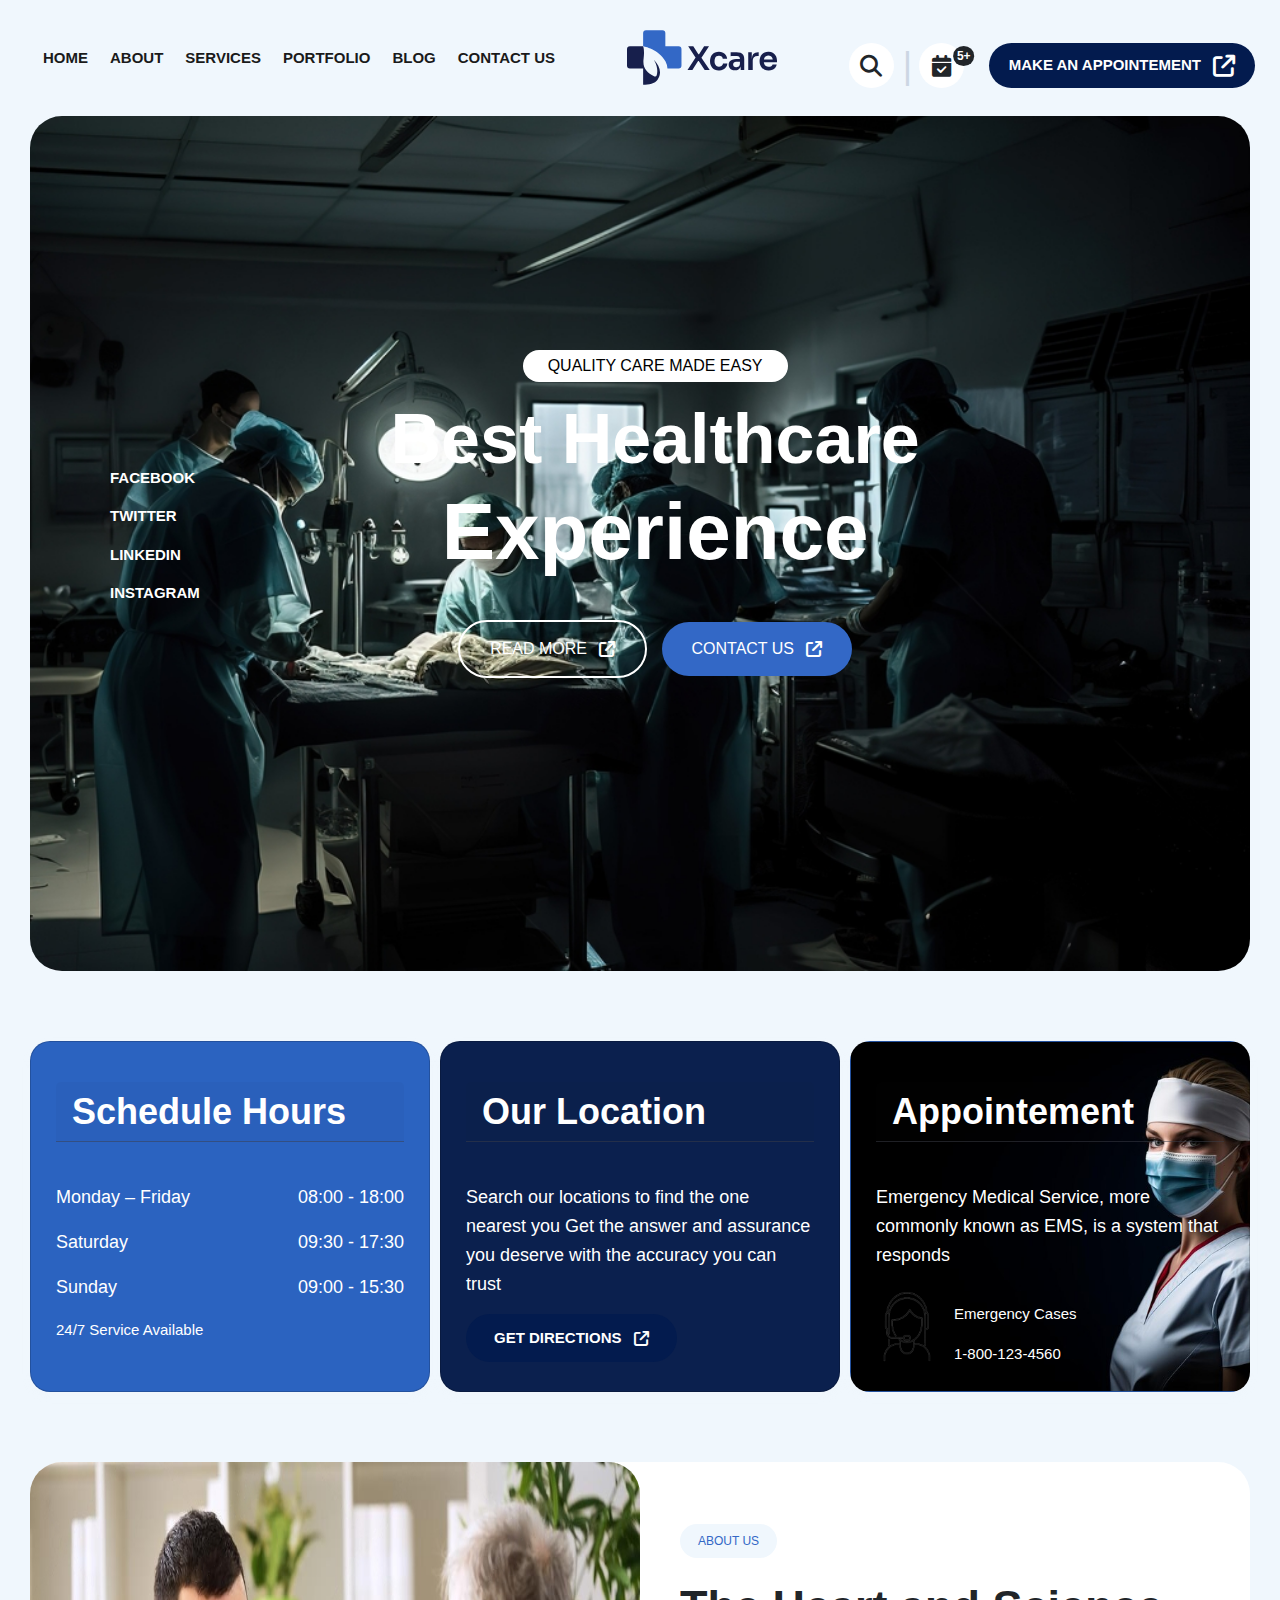
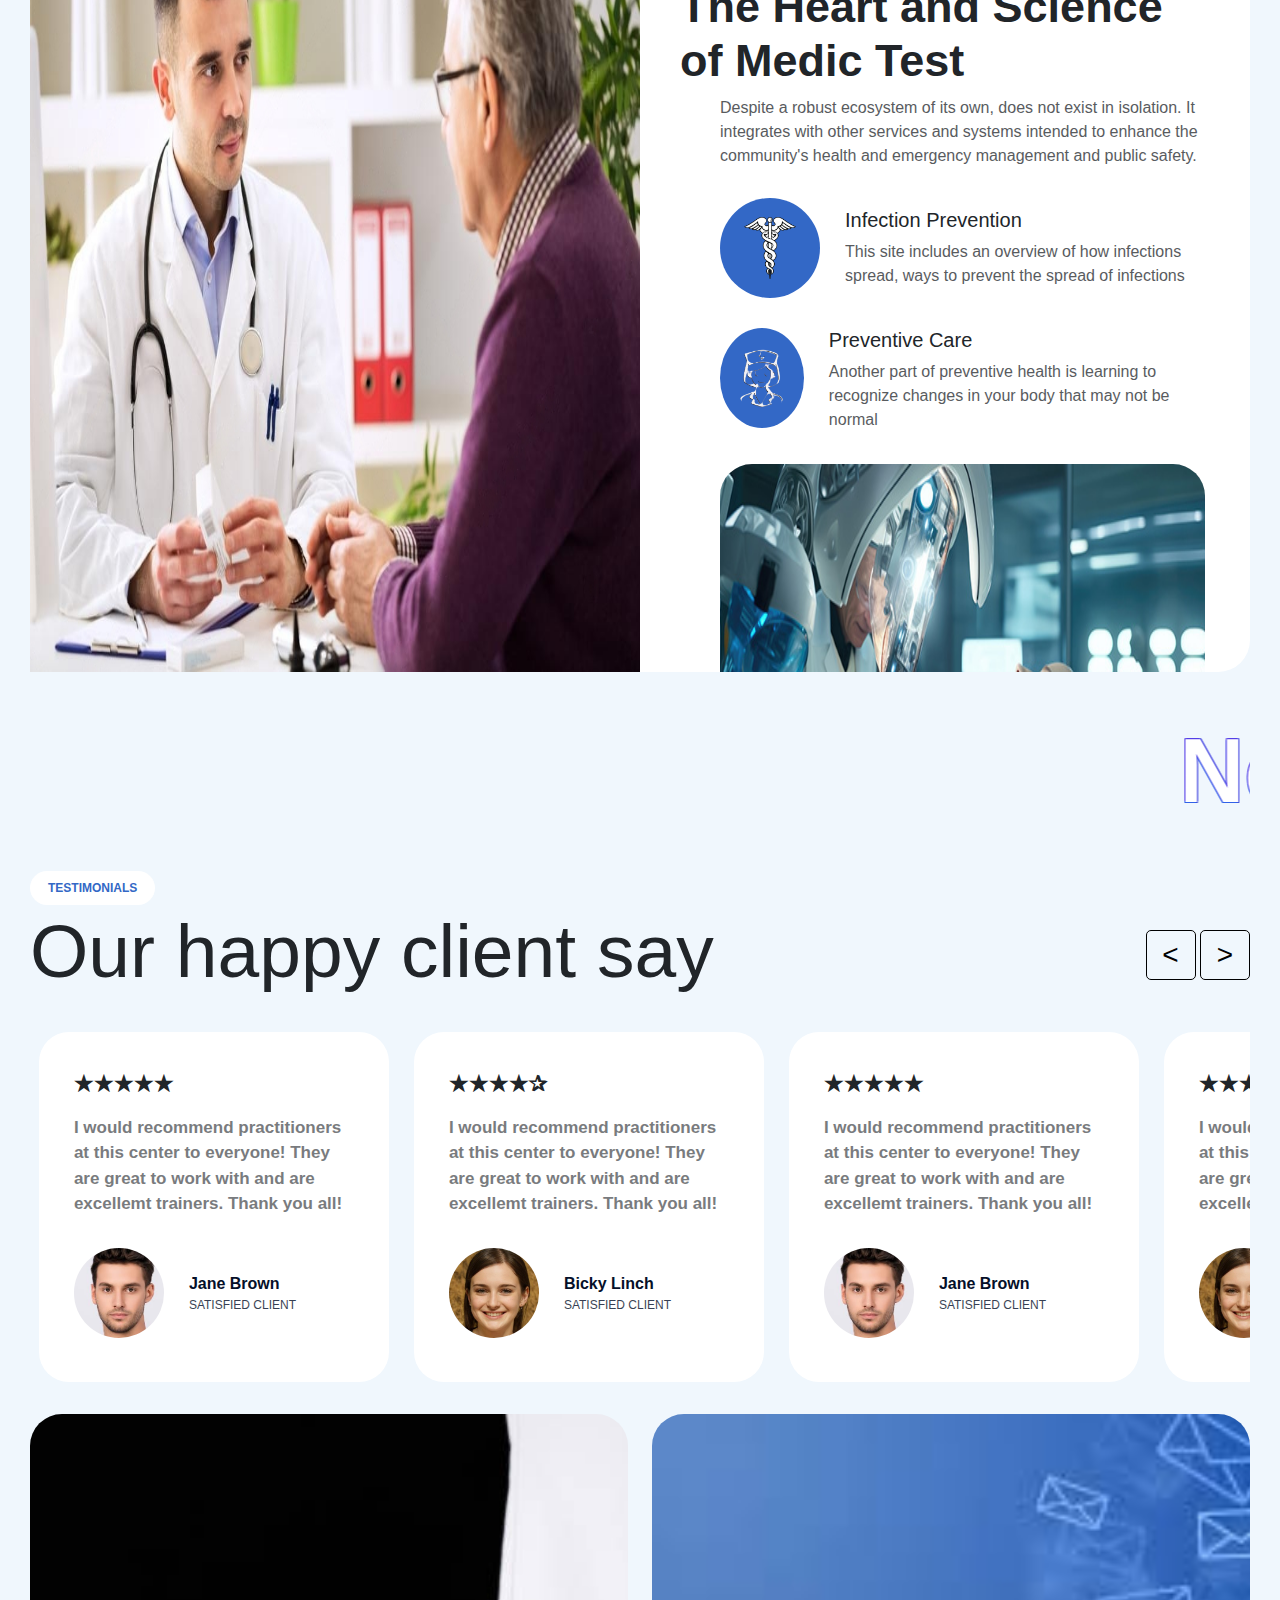
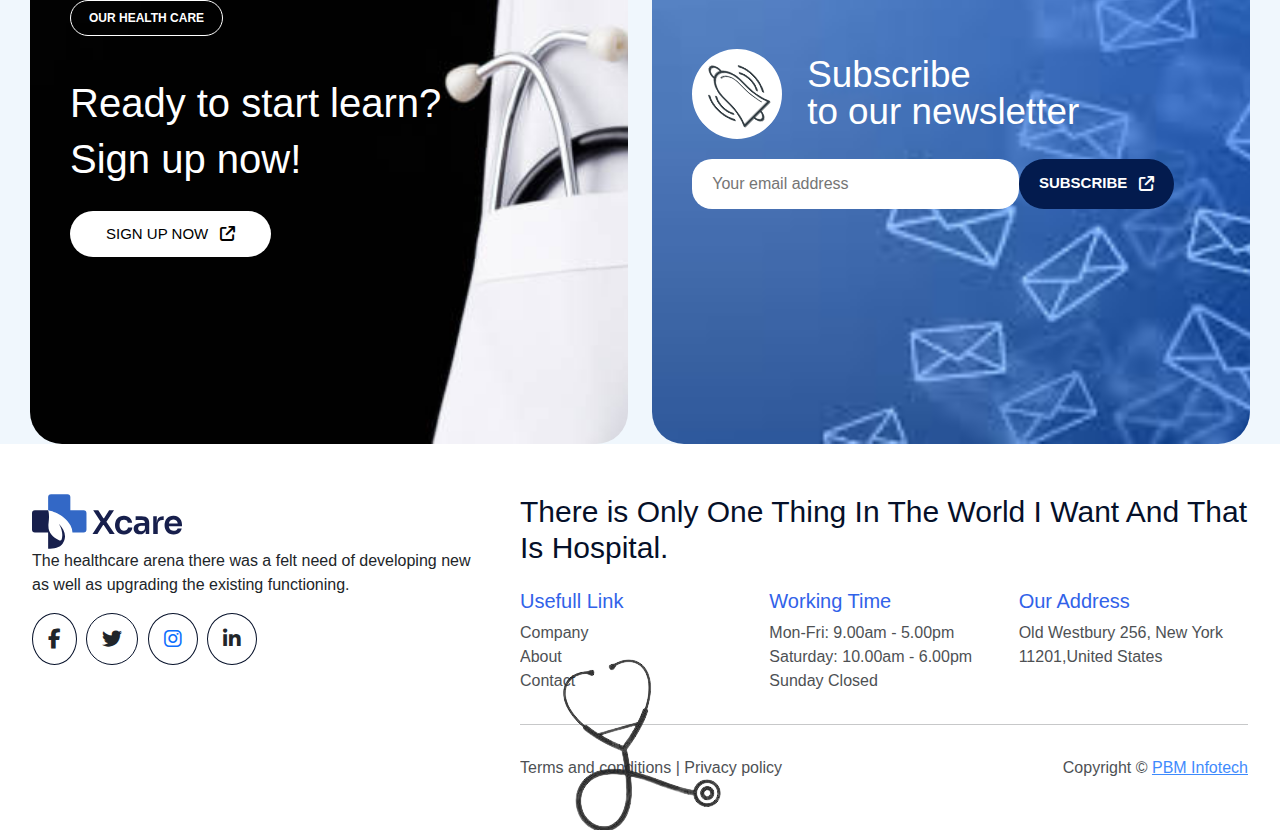
<file: index.html>
<html lang="en">

<head>
    <meta charset="UTF-8">
    <meta name="viewport" content="width=device-width, initial-scale=1.0">
    <title>Xcare</title>
    <link rel="stylesheet" href="https://cdnjs.cloudflare.com/ajax/libs/font-awesome/6.5.2/css/all.min.css" />
    <link href="https://cdn.jsdelivr.net/npm/bootstrap@5.3.3/dist/css/bootstrap.min.css" rel="stylesheet"
        crossorigin="anonymous">
    <script src="https://cdn.jsdelivr.net/npm/bootstrap@5.3.3/dist/js/bootstrap.bundle.min.js" crossorigin="anonymous">
    </script>
    <link rel="stylesheet" href="style.css">

</head>

<body>
    <!-- Sidebar -->
    <div id="sidebar" class="sidebar">
        <div class="sidebar-header">
            
            <span id="closeSidebar" class="close-sidebar">&times;</span>
        </div>
        <ul class="sidebar-list">
            <li><a href="index.html">Home</a></li><hr>
            <li><a href="/about.html">About</a></li><hr>
            <li><a href="#">Services</a></li><hr>
            <li><a href="#">Portfolio</a></li><hr>
            <li><a href="#">Blog</a></li><hr>
            <li><a href="/contact.html">Contact Us</a></li><hr>
        </ul>
    </div>
    <div class="overlay" id="overlay"></div>
    <!-- header -->
    <header id="header">
        <div>
            <ul id="navbar" class="hidesidebar">
               <i class="fa-regular fa-circle-xmark"></i>
                <li><a class="active" href="index.html">Home</a></li>
                <li><a href="/about.html">About</a></li>
                <li><a href="#">services</a></li>
                <li><a href="#">portfolio</a></li>
                <li><a href="#">blog</a></li>
                <li><a href="/contact.html">contact us</a></li>
                <li><a href="#"><img src="/images/logo.svg" class="logo" alt="logo"></a></li>
            </ul>

        </div>

        <div class="navbar-icons">
            <div class="icons-box">
                <i class="fa-solid fa-magnifying-glass"></i>
            </div>

            <div class="icons-box">
                <i class="fa-solid fa-calendar-check position-relative"></i>
                <span class="position-absolute  start-100 translate-middle badge rounded-circle p-1 bg-dark">
                    5+
                </span>
            </div>

            <button class="btnDark">
                Make an Appointement <i class="fa-solid fa-arrow-up-right-from-square external-file"></i>
            </button>
            <i class="fa-solid fa-bars" id="BarIcon"></i>


        </div>



    </header>
    <!-- header ends -->
    <main class="main-section">
        <!-- hero section -->
        <section id="hero">
            <div class="social-link">
                <p>Facebook</p>
                <p>Twitter</p>
                <p>LinkedIN</p>
                <p>Instagram</p>
            </div>

            <div class="hero-headings">

                <span id="hero-subheading">
                    quality care made easy
                </span>
                <h3>Best Healthcare</h3>
                <h1>Experience</h1>
                <div>
                    <button class="buttons">Read More <i
                            class="fa-solid fa-arrow-up-right-from-square external-file"></i>
                    </button>
                    <button class="buttons">Contact Us <i
                            class="fa-solid fa-arrow-up-right-from-square external-file"></i>
                    </button>
                    
                </div>


            </div>
        </section>
        <!--  hero section ends -->

        <!-- cards -->
        <div class="card-containder">

            <div class="card">
                <div class="card-header">
                    <h2>Schedule Hours</h2>
                </div>
                <div class="card-content">
                    <p>Monday – Friday <span>08:00 - 18:00</span></p>
                    <p>Saturday <span>09:30 - 17:30</span></p>
                    <p>Sunday <span>09:00 - 15:30</span></p>
                    <p class="card-note">24/7 Service Available</p>
                </div>
            </div>

            <div class="card">
                <div class="card-header">
                    <h2>Our Location</h2>
                </div>
                <div class="card-content">
                    <p>Search our locations to find the one nearest you Get the answer and &#013; assurance you deserve
                        with
                        the accuracy you can trust</p>
                    <button class="btnDark">
                        GET Directions <i class="fa-solid fa-arrow-up-right-from-square external-file"></i>
                    </button>
                </div>
            </div>

            <div class="card">
                <div class="card-header">
                    <h2>Appointement</h2>
                </div>
                <div class="card-content">
                    <p>Emergency Medical Service, more commonly known as EMS, is a system that responds</p>
                    <div class="card-note">
                        <img width="60px" src="/images/callcenter.png">
                        <div>
                            <p>Emergency Cases</p>
                            1-800-123-4560
                        </div>
                    </div>

                </div>
            </div>



        </div>
        <!-- cards end  -->

        <!-- about card -->
        <div class="about-card">
            <img src="/images/aboutcard.jpeg">

            <div class="about-card-content">
                <button class="btn-smLight">About us</button>
                <h1 class="heading-aboutus">The Heart and Science of Medic Test </h1>

                <div class="about-inner">
                    <span> Despite a robust ecosystem of its own, does not exist in isolation. It integrates with other
                        services and systems intended to enhance the community's health and emergency management and
                        public
                        safety.</span>
                    <div class="about-inner-row">
                        <img src="/images/caduceusicon.png" alt="">
                        <div class="row-detail">
                            <h5>Infection Prevention</h5>
                            <span> This site includes an overview of how infections spread, ways to prevent the spread
                                of
                                infections</span>
                        </div>
                    </div>
                    <div class="about-inner-row">
                        <img src="images/nurseicn.png" alt="">
                        <div class="row-detail">
                            <h5>Preventive Care</h5>
                            <span>
                                Another part of preventive health is learning to recognize changes in your body that may
                                not
                                be normal</span>
                        </div>
                    </div>

                    <img src="/images/aboutus2.jpg" alt="ot" id="aboutusimg2">

                    <h4>Digital Operation</h4>
                    <span>Digital Opration is a technique used for thousands of years to develop awareness of the
                        present
                        moment, It can involve practices to sharpen focus and attention</span>
                </div>

            </div>

        </div>
        <!-- about card end -->


        <!-- marquee  -->
        <marquee behavior="scroll" scrollamount="8">
            <span class="marquee-text">Neurosurgery</span>

            <span class="plussign">+</span>

            <span class="marquee-text">Surgery</span>

            <span class="plussign">+</span> <span class="marquee-text">Healthcare</span>
            <span class="plussign">+</span> <span class="marquee-text">cardiothoracic</span>

        </marquee>
        <!-- end Maruee  -->

        <!-- Testimonials  -->
        <div class="testimonial">
            <button class="btn-smLight">Testimonials</button>
            <div class="testi-headingBox">
                <h4>Our happy client say</h4>
                <span class="controller-btns">
                    <button id="scrollLeft">&lt;</button>
                    <button id="scrollRight">&gt;</button>
                </span>
            </div>

            <div id="testimonialcardcontainer" class="testimonial-card-container">
                &nbsp; &nbsp;&nbsp; &nbsp; &nbsp;&nbsp; &nbsp; &nbsp;&nbsp;
                <div class="review-card">
                    <div class="client-rating">★★★★★</div>
                    <p>I would recommend practitioners at this center to everyone! They are great to work with and are
                        excellemt trainers. Thank you all!</p>
                    <div class="client-details">
                        <img src="/images/client1.jpg" alt="">
                        <div>
                            <span class="clientName">Jane Brown</span> <br>
                            <span>SATISFIED CLIENT</span>
                        </div>
                    </div>
                </div>
                <div class="review-card">
                    <div class="client-rating">★★★★✰</div>
                    <p>I would recommend practitioners at this center to everyone! They are great to work with and are
                        excellemt trainers. Thank you all!</p>
                    <div class="client-details">
                        <img src="/images/client2.jpg" alt="">
                        <div>
                            <span class="clientName">Bicky Linch</span> <br>
                            <span>SATISFIED CLIENT</span>
                        </div>
                    </div>
                </div>

                <div class="review-card">
                    <div class="client-rating">★★★★★</div>
                    <p>I would recommend practitioners at this center to everyone! They are great to work with and are
                        excellemt trainers. Thank you all!</p>
                    <div class="client-details">
                        <img src="/images/client1.jpg" alt="">
                        <div>
                            <span class="clientName">Jane Brown</span> <br>
                            <span>SATISFIED CLIENT</span>
                        </div>
                    </div>
                </div>
                <div class="review-card">
                    <div class="client-rating">★★★★✰</div>
                    <p>I would recommend practitioners at this center to everyone! They are great to work with and are
                        excellemt trainers. Thank you all!</p>
                    <div class="client-details">
                        <img src="/images/client2.jpg" alt="">
                        <div>
                            <span class="clientName">Bicky Linch</span> <br>
                            <span>SATISFIED CLIENT</span>
                        </div>
                    </div>
                </div>

                <div class="review-card">
                    <div class="client-rating">★★★★★</div>
                    <p>I would recommend practitioners at this center to everyone! They are great to work with and are
                        excellemt trainers. Thank you all!</p>
                    <div class="client-details">
                        <img src="/images/client1.jpg" alt="">
                        <div>
                            <span class="clientName">Jane Brown</span> <br>
                            <span>SATISFIED CLIENT</span>
                        </div>
                    </div>
                </div>
                <div class="review-card">
                    <div class="client-rating">★★★★✰</div>
                    <p>I would recommend practitioners at this center to everyone! They are great to work with and are
                        excellemt trainers. Thank you all!</p>
                    <div class="client-details">
                        <img src="/images/client2.jpg" alt="">
                        <div>
                            <span class="clientName">Bicky Linch</span> <br>
                            <span>SATISFIED CLIENT</span>
                        </div>
                    </div>
                </div>

                <div class="review-card">
                    <div class="client-rating">★★★★★</div>
                    <p>I would recommend practitioners at this center to everyone! They are great to work with and are
                        excellemt trainers. Thank you all!</p>
                    <div class="client-details">
                        <img src="/images/client1.jpg" alt="">
                        <div>
                            <span class="clientName">Jane Brown</span> <br>
                            <span>SATISFIED CLIENT</span>
                        </div>
                    </div>
                </div>
                <div class="review-card">
                    <div class="client-rating">★★★★✰</div>
                    <p>I would recommend practitioners at this center to everyone! They are great to work with and are
                        excellemt trainers. Thank you all!</p>
                    <div class="client-details">
                        <img src="/images/client2.jpg" alt="">
                        <div>
                            <span class="clientName">Bicky Linch</span> <br>
                            <span>SATISFIED CLIENT</span>
                        </div>
                    </div>
                </div>

                <div class="review-card">
                    <div class="client-rating">★★★★★</div>
                    <p>I would recommend practitioners at this center to everyone! They are great to work with and are
                        excellemt trainers. Thank you all!</p>
                    <div class="client-details">
                        <img src="/images/client1.jpg" alt="">
                        <div>
                            <span class="clientName">Jane Brown</span> <br>
                            <span>SATISFIED CLIENT</span>
                        </div>
                    </div>
                </div>
                <div class="review-card">
                    <div class="client-rating">★★★★✰</div>
                    <p>I would recommend practitioners at this center to everyone! They are great to work with and are
                        excellemt trainers. Thank you all!</p>
                    <div class="client-details">
                        <img src="/images/client2.jpg" alt="">
                        <div>
                            <span class="clientName">Bicky Linch</span> <br>
                            <span>SATISFIED CLIENT</span>
                        </div>
                    </div>
                </div>

            </div>


        </div>
        <!-- End: Testimonials -->

        <!-- sign up and email subscribe -->
        <div class="signup-Subscribe">
            <div class="signup-box signup-Subscribe-wrappers">
                <span> <button class="btn-smLight">our health care</button></span>
                <span>
                    <h1>Ready to start learn?</h1>
                    <h1>Sign up now!</h1>
                </span>
                <span><button class="btnDark">Sign Up Now <i
                            class="fa-solid fa-arrow-up-right-from-square external-file"></i></button>
                </span>
            </div>

            <div class="email-box signup-Subscribe-wrappers">
                <div class="heading-email">
                    <img src="/images/bellicon.png" alt="bellIcon">
                    <span>
                        Subscribe<br>
                        to our newsletter
                    </span>
                </div>
                <div class="input-email">
                    <input type="email" placeholder="Your email address">
                    <button class="btnDark">subscribe<i
                            class="fa-solid fa-arrow-up-right-from-square external-file"></i></button>
                </div>
            </div>


        </div>
        <!-- End : sign up and email subscribe -->

    </main>

    <!-- ends: Main -->

    <!-- footer starts -->
    <footer>

        <div class="footer-col1">
            <img id="logo" class="logo" src="/images/logo.svg" alt="">
            <p>The healthcare arena there was a felt need of developing new as well as upgrading the existing
                functioning.</p>
            <div>
                <i class="fab fa-facebook-f social-icons"></i>
                <i class="fab fa-twitter social-icons"></i>
                <a href="https://www.instagram.com/avds_ydv/"><i class="fab fa-instagram social-icons"></i></a>
                <i class="fab fa-linkedin-in social-icons"></i>
            </div>
        </div>

        <div class="footer-col2">
            <h3>There is Only One Thing In The World I Want
                And That Is Hospital.</h3>
            <div class="row1">
                <div class="row1-columns">
                    <h5 class="subHeading">usefull Link</h5>
                    <span>Company</span>
                    <span>About</span>
                    <span>Contact</span>
                </div>

                <div class="row1-columns">
                    <h5 class="subHeading">Working Time</h5>
                    <span>Mon-Fri: 9.00am - 5.00pm</span>
                    <span>Saturday: 10.00am - 6.00pm</span>
                    <span>Sunday Closed</span>
                </div>

                <div class="row1-columns">
                    <h5 class="subHeading">Our Address</h5>
                    <span>Old Westbury 256, New York</span>
                    <span>11201,United States</span>
                </div>
            </div>
            <hr>

            <div class="footer-terms">
                <div> Terms and conditions | Privacy policy</div>
                <div>Copyright &#169; <a href="#">PBM Infotech</a>
                </div>
            </div>

        </div>
    </footer>


    <script src="/script.js"></script>
</body>

</html>
</file>
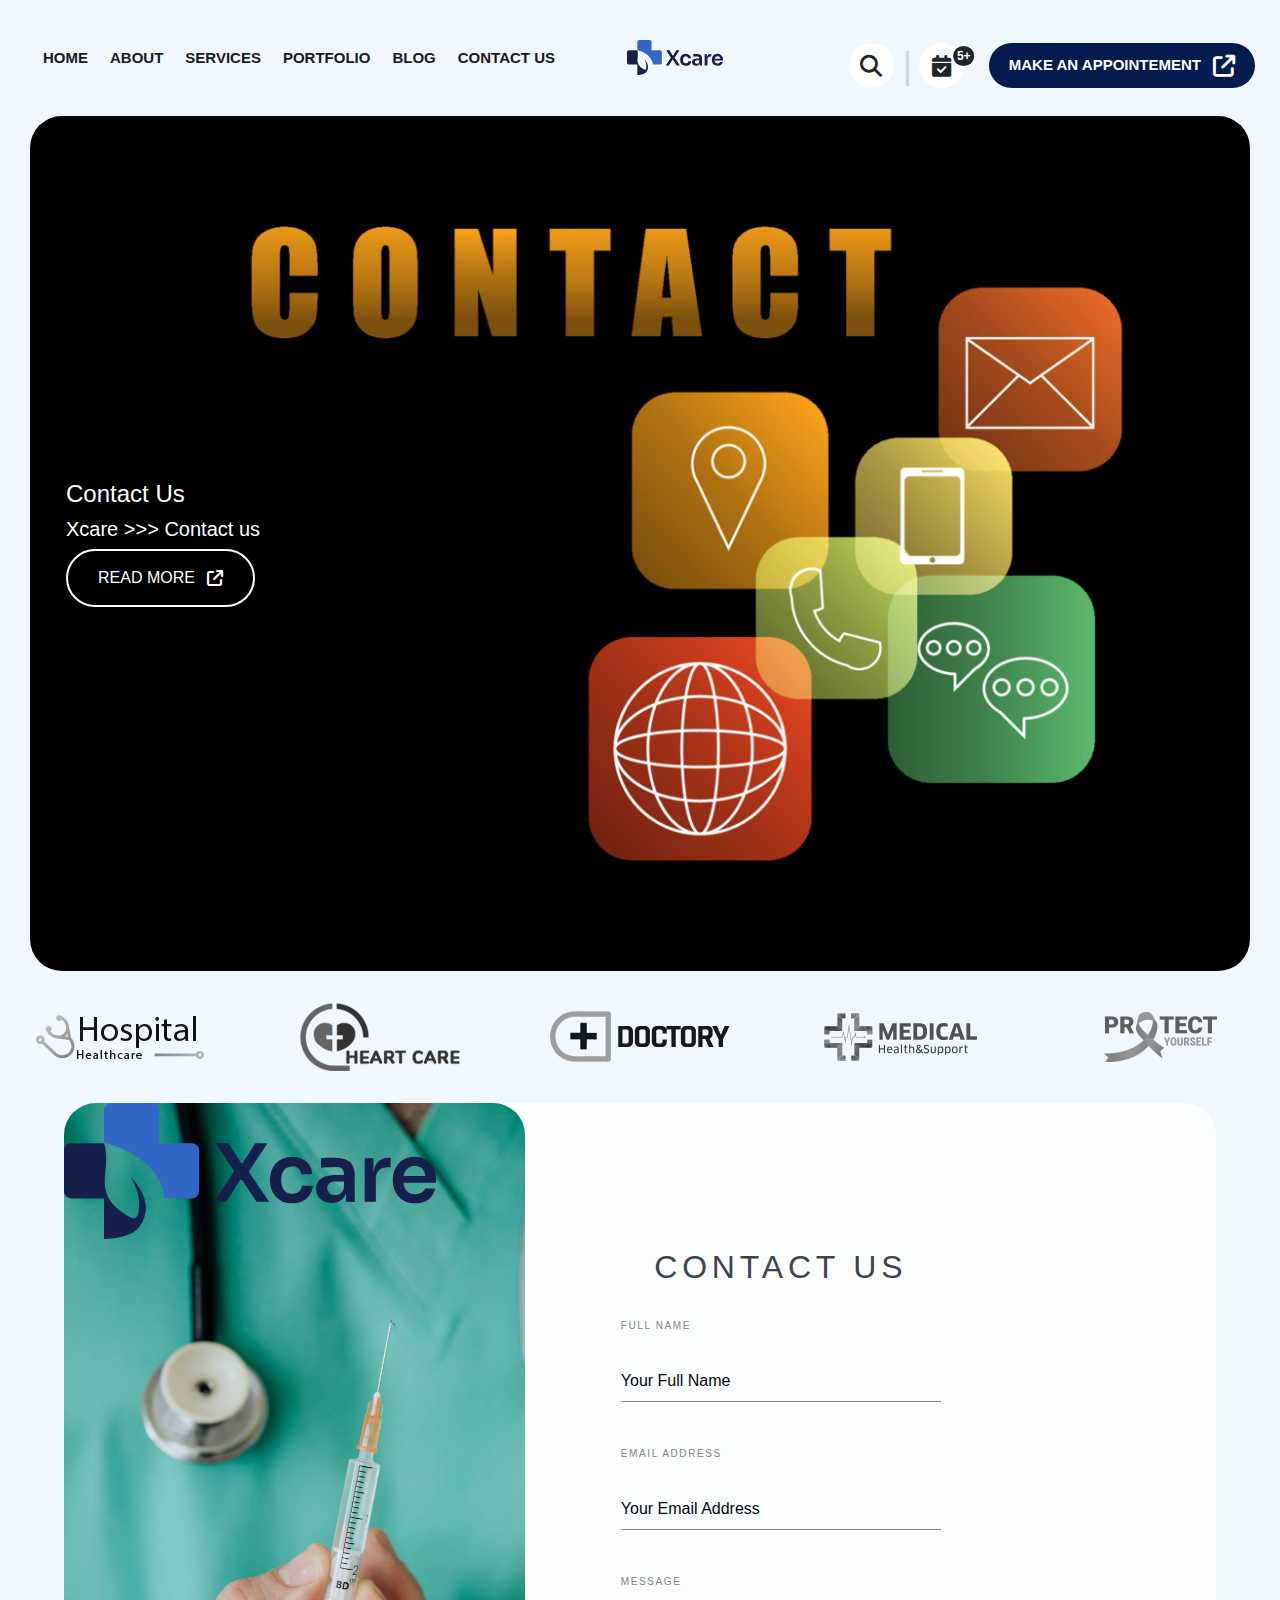
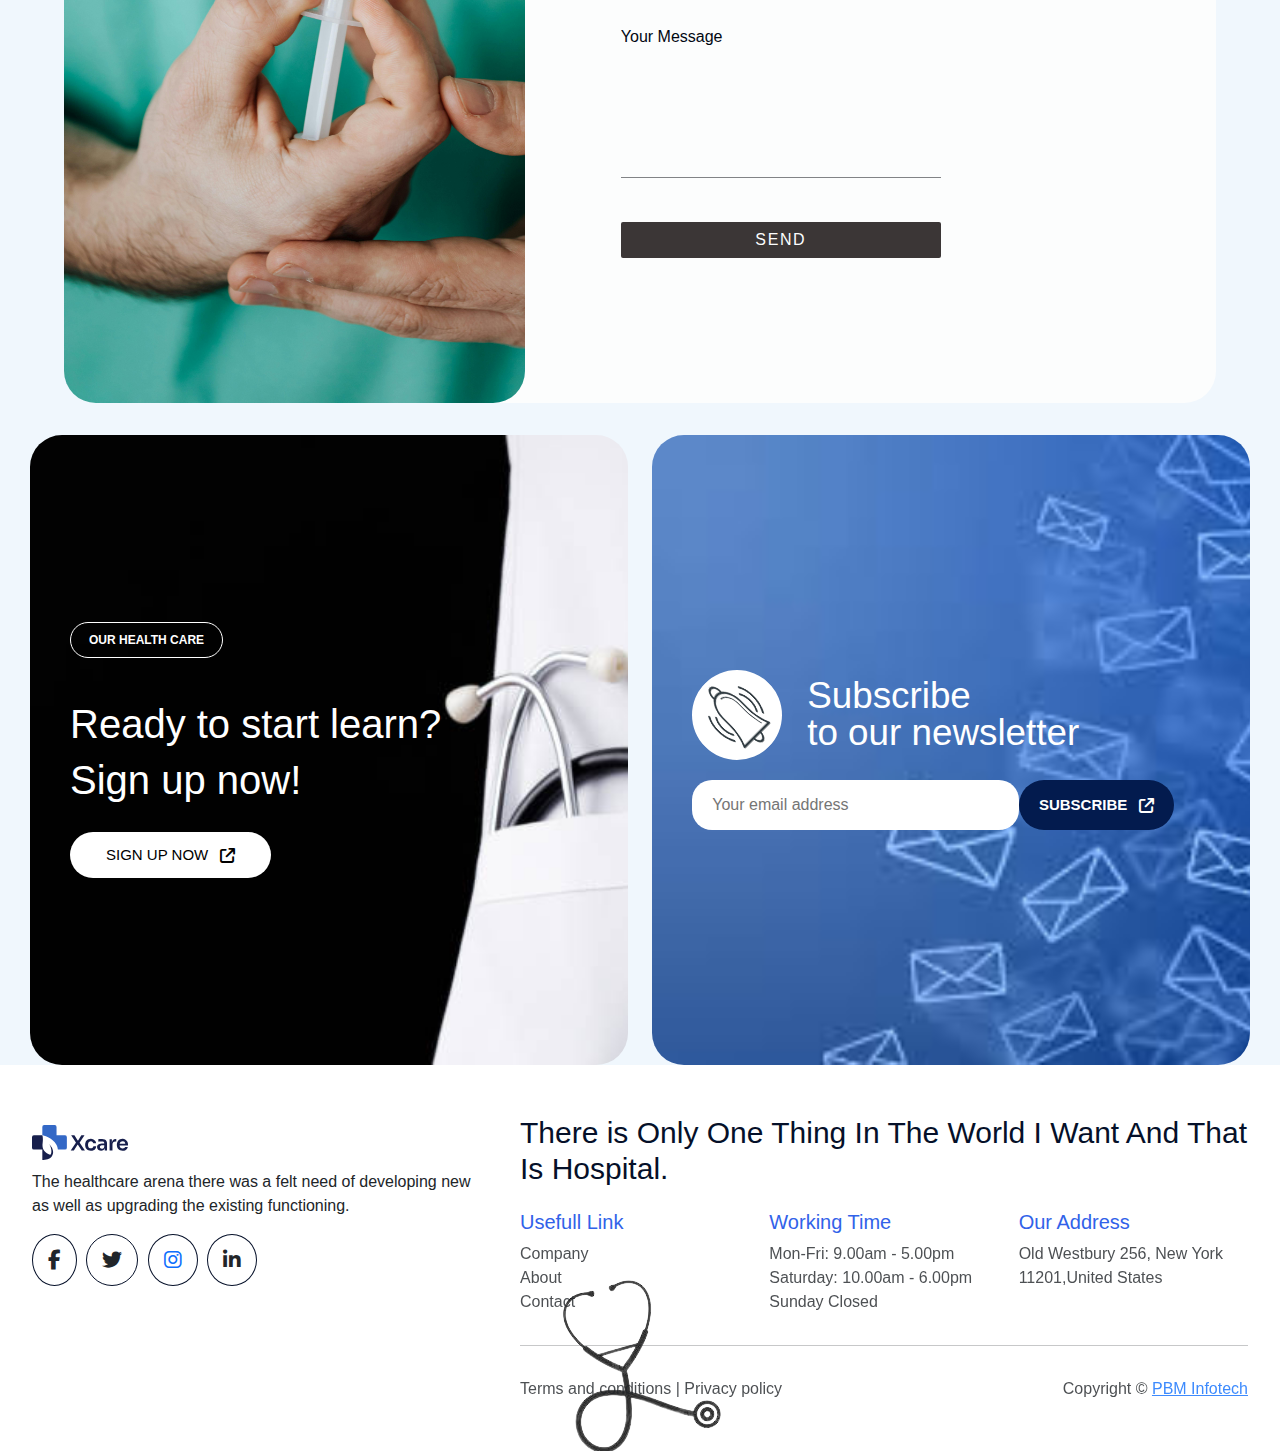
<file: contact.html>
<html lang="en">

<head>
    <meta charset="UTF-8">
    <meta name="viewport" content="width=device-width, initial-scale=1.0">
    <title>Xcare</title>
    <link rel="stylesheet" href="https://cdnjs.cloudflare.com/ajax/libs/font-awesome/6.5.2/css/all.min.css" />
    <link href="https://cdn.jsdelivr.net/npm/bootstrap@5.3.3/dist/css/bootstrap.min.css" rel="stylesheet"
        integrity="sha384-QWTKZyjpPEjISv5WaRU9OFeRpok6YctnYmDr5pNlyT2bRjXh0JMhjY6hW+ALEwIH" crossorigin="anonymous">
    <script src="https://cdn.jsdelivr.net/npm/bootstrap@5.3.3/dist/js/bootstrap.bundle.min.js"
        integrity="sha384-YvpcrYf0tY3lHB60NNkmXc5s9fDVZLESaAA55NDzOxhy9GkcIdslK1eN7N6jIeHz" crossorigin="anonymous">
        </script>
    <link rel="stylesheet" href="style.css">
    <link rel="stylesheet" href="about.css">
    <link rel="stylesheet" href="contact.css">

</head>

<body> <!-- Sidebar -->
    <div id="sidebar" class="sidebar">
        <div class="sidebar-header">

            <span id="closeSidebar" class="close-sidebar">&times;</span>
        </div>
        <ul class="sidebar-list">
            <li><a href="index.html">Home</a></li>
            <hr>
            <li><a href="/about.html">About</a></li>
            <hr>
            <li><a href="#">Services</a></li>
            <hr>
            <li><a href="#">Portfolio</a></li>
            <hr>
            <li><a href="#">Blog</a></li>
            <hr>
            <li><a href="/contact.html">Contact Us</a></li>
            <hr>
        </ul>
    </div>
    <div class="overlay" id="overlay"></div>
    <!-- header -->
    <header id="header">
        <div>
            <ul id="navbar" class="open">
                <i class="fa-regular fa-circle-xmark" id="cross-icon"></i>
                <li><a class="active" href="index.html">Home</a></li>
                <li><a href="/about.html">About</a></li>
                <li><a href="#">services</a></li>
                <li><a href="#">portfolio</a></li>
                <li><a href="#">blog</a></li>
                <li><a href="/contact.html">contact us</a></li>
                <li><a href="#"><img src="/images/logo.svg" class="logo" alt="logo"></a></li>

            </ul>

        </div>

        <div class="navbar-icons">
            <div class="icons-box">
                <i class="fa-solid fa-magnifying-glass"></i>
            </div>

            <div class="icons-box">
                <i class="fa-solid fa-calendar-check position-relative"></i>
                <span class="position-absolute  start-100 translate-middle badge rounded-circle p-1 bg-dark">
                    5+
                </span>
            </div>

            <button class="btnDark">
                Make an Appointement <i class="fa-solid fa-arrow-up-right-from-square external-file"></i>
            </button>
            <i class="fa-solid fa-bars" id="BarIcon"></i>


        </div>



    </header>
    <!-- header ends -->
    <main class="main-section">
        <!-- hero section -->
        <section id="hero">
            <div class="hero-headings">

                <h4>Contact Us
                </h4>
                <h5>Xcare >>> Contact us</h5>
                <div>
                    <button class="buttons">Read More <i
                            class="fa-solid fa-arrow-up-right-from-square external-file"></i>
                    </button>

                </div>


            </div>
        </section>
        <!-- hero section ends -->

        <!-- scrolling icons -->
        <div id="iconsContainer">
        <div class="scrollingIcons">
             <img src="images/animaImg.png" alt="">
             <img src="images/animaImg1.png" alt="">
             <img src="images/animaImg2.png" alt="">
             <img src="images/animaImg3.png" alt="">
             <img src="images/animaImg4.png" alt="">
             <img src="images/animaImg5.png" alt="">
        </div>
    </div>
        <!-- end scrolling icons  -->

        <!-- contact form -->
        <div class="contact-container">
            <div class="left-col">
                <img class="formlogo" src="/images/logo.svg" />
            </div>
            <div class="right-col">
                <h1 id="formHeader">Contact us</h1>


                <form id="contact-form" method="post">
                    <label for="name">Full name</label>
                    <input type="text" id="name" name="name" placeholder="Your Full Name" required>
                    <label for="email">Email Address</label>
                    <input type="email" id="email" name="email" placeholder="Your Email Address" required>
                    <label for="message">Message</label>
                    <textarea rows="6" placeholder="Your Message" id="message" name="message" required></textarea>
                    <button type="submit" id="submit" name="submit">Send</button>
                </form>
            </div>
        </div>
        <!-- end: contact form  -->

        <!-- sign up and email subscribe -->
        <div class="signup-Subscribe">
            <div class="signup-box signup-Subscribe-wrappers">
                <span> <button class="btn-smLight">our health care</button></span>
                <span>
                    <h1>Ready to start learn?</h1>
                    <h1>Sign up now!</h1>
                </span>
                <span><button class="btnDark">Sign Up Now <i
                            class="fa-solid fa-arrow-up-right-from-square external-file"></i></button>
                </span>
            </div>

            <div class="email-box signup-Subscribe-wrappers">
                <div class="heading-email">
                    <img src="/images/bellicon.png" alt="bellIcon">
                    <span>
                        Subscribe<br>
                        to our newsletter
                    </span>
                </div>
                <div class="input-email">
                    <input type="email" placeholder="Your email address">
                    <button class="btnDark">subscribe<i
                            class="fa-solid fa-arrow-up-right-from-square external-file"></i></button>
                </div>
            </div>


        </div>
        <!-- End : sign up and email subscribe -->

    </main>

    <!-- ends: Main -->

    <!-- footer starts -->
    <footer>

        <div class="footer-col1">
            <img class="logo" src="/images/logo.svg" alt="">
            <p>The healthcare arena there was a felt need of developing new as well as upgrading the existing
                functioning.</p>
            <div>
                <i class="fab fa-facebook-f social-icons"></i>
                <i class="fab fa-twitter social-icons"></i>
                <a href="https://www.instagram.com/avds_ydv/"><i class="fab fa-instagram social-icons"></i></a>
                <i class="fab fa-linkedin-in social-icons"></i>
            </div>
        </div>

        <div class="footer-col2">
            <h3>There is Only One Thing In The World I Want
                And That Is Hospital.</h3>
            <div class="row1">
                <div class="row1-columns">
                    <h5 class="subHeading">usefull Link</h5>
                    <span>Company</span>
                    <span>About</span>
                    <span>Contact</span>
                </div>

                <div class="row1-columns">
                    <h5 class="subHeading">Working Time</h5>
                    <span>Mon-Fri: 9.00am - 5.00pm</span>
                    <span>Saturday: 10.00am - 6.00pm</span>
                    <span>Sunday Closed</span>
                </div>

                <div class="row1-columns">
                    <h5 class="subHeading">Our Address</h5>
                    <span>Old Westbury 256, New York</span>
                    <span>11201,United States</span>
                </div>
            </div>
            <hr>

            <div class="footer-terms">
                <div> Terms and conditions | Privacy policy</div>
                <div>Copyright &#169; <a href="#">PBM Infotech</a>
                </div>
            </div>

        </div>
    </footer>


    <script src="/script.js"></script>
</body>

</html>
</file>
<file: style.css>
* {
    font-family: Arial, Helvetica, sans-serif
}

body {
    background-color: #F0F7FD;

}
button{
display: inline-flex;
justify-content: center;
align-items: center;

}

main {
    margin-left: 30px;
    margin-right: 30px;
}

.btn-smLight {
    text-transform: uppercase;
    border: none;
    font-size: 12px;
    border-radius: 25px;
    padding: 8px 18px;
    color: #3368C6;
    font-weight: 500;
    background-color: #F0F7FD;
    margin-bottom: 1.4rem;
}

.btnDark {
    background-color: #031b4e;
    text-transform: uppercase;
    color: white;
    font-weight: 700;
    font-size: 15px;
    padding: 0 20px;
    border: none;
    border-radius: 35px;
    transition: .3s ease-in-out;
}

.btnDark:hover {
    background-color: #3368C6;
}

.btnDark:hover .external-file {
    animation: fly 1.3s ease-in-out;
}


/* HEADER and NAVBAR */
#header {
    display: flex;
    align-items: center;
    justify-content: space-between;
    margin-top: 30px;
    margin-bottom: 15px;
    top: 0;
    left: 0;
    z-index: 1;
    box-sizing: border-box;

}

.logo {
    height: 55px;
    width: 150px;
    margin-left: 50px;
    transition: .3s ease;
}

.logo:hover {
    transform: translateY(1%);
}

#navbar {
    display: flex;
    align-items: center;
    justify-content: center;
}

#navbar li {
    list-style: none;
    padding: 0 11px;
    position: relative;
}

#navbar li a {
    text-decoration: none;
    text-transform: uppercase;
    font-size: 15px;
    font-weight: 700;
    color: #1a1a1a;
    transition: 0.2s ease;
}

#navbar li a:hover {
    color: #3368C6;
}

#header .navbar-icons {
    display: flex;
    padding-right: 25px;
}

#header .navbar-icons .icons-box {
    display: flex;
    justify-content: center;
    align-items: center;
    background-color: white;
    margin-right: 25px;
    width: 45px;
    height: 45px;
    border-radius: 50%;
    transition: .3s ease-in-out;
    position: relative;
}

#BarIcon {
    display: none;
    align-self: center;
}

header #navbar .fa-circle-xmark {
    display: none;
}

#header .navbar-icons i {
    font-size: 22px;
}

.icons-box:nth-child(2)::before {
    content: '|';
    position: absolute;
    left: -16px;
    color: #CCD6E3;
    font-size: 36px;
}

#header .navbar-icons .icons-box:hover {
    background-color: #3368C6;
    color: white;
}

/* side bar  */
/* Sidebar styles */
.sidebar {
    height: 100%;
    width: 250px;
    position: fixed;
    top: 0;
    right: 0;
    background-color:white;
    padding-top: 20px;
    transform: translateX(100%);
    transition: transform 0.3s ease;
    font-weight: 700;
    z-index: 1000;
}

.sidebar-header {
    display: flex;
    justify-content: space-between;
    align-items: center;
    padding: 10px;
}

.sidebar-list {
    list-style-type: none;
    padding: 0;
}

.sidebar-list li {
    padding: 10px;
    text-align: center;
}

.sidebar-list li a {
    color: black;
    text-decoration: none;
    display: block;
}

.sidebar-list li a:hover {
    color: black
}

.close-sidebar {
    position: absolute;
    top: 10px;
    right: 10px;
    font-size: 24px;
    cursor: pointer;
    color: black
    
}

/* Overlay styles */
.overlay {
    position: fixed;
    top: 0;
    left: 0;
    width: 100%;
    height: 100%;
    background-color: rgba(0, 0, 0, 0.8);
    opacity: 0;
    visibility: hidden;
    transition: opacity .3s ease-out;
    z-index: 200;
}

/* Show sidebar and overlay */
.sidebar-show {
    transform: translateX(0);
}

.overlay-show {
    opacity: 1;
    visibility: visible;
}

/* Responsive styles */
@media (min-width: 992px) {
    .sidebar, .overlay {
        display: none;
    }
}

@media (max-width: 991px) {
    #navbar {
        display: none;
    }
}

/* end side bar */

/* end: header and navbar */


/* hero section */
#hero {
    background-image: url("/images/hero1.png");
    height: 95vh;
    background-size: cover;
    background-position: top 25% right 0;
    background-repeat: no-repeat;
    padding: 100px 80px;
    display: flex;
    align-items: center;
    justify-content: flex-start;
    gap: 18%;
    border-radius: 32px;
    color: white;
}

#hero .social-link p {
    text-transform: uppercase;
    font-weight: 650;
    font-size: 15px;
}

#hero .social-link p:hover {
    color: #0b204e;
}

#hero .hero-headings {
    display: flex;
    flex-direction: column;
    align-items: center;
}

#hero #hero-subheading {
    padding: 4px 25px;
    border-radius: 32px;
    background-color: white;
    color: black;
    text-transform: uppercase;
    font-weight: 500;
    margin-top: -60px;
    margin-bottom: 15px;
}

#hero h3 {
    font-size: 70px;
    font-weight: 700;
    margin-bottom: 3px;
}

#hero h1 {
    font-size: 80px;
    font-weight: 800;
    margin-bottom: 40px;
}

#hero .hero-headings .buttons {
    color: white;
    text-transform: uppercase;
    padding: 15px 30px;
    border-radius: 32px;
    font-weight: 500;
}

#hero .hero-headings .buttons:first-child {
    background: transparent;
    border: white 2px solid;
    margin-right: 10px;
}

#hero .hero-headings .buttons:first-child:hover {
    background-color: white;
    color: black;
}

#hero .hero-headings .buttons:nth-child(2) {
    background-color: #3368C6;
    border: none;
}

#hero .hero-headings .buttons:nth-child(2):hover {
    background-color: #031b4e;
}

#hero .hero-headings .buttons:hover .external-file {
    animation: fly 1.3s ease-in-out;
}

/* end: hero section */


/* external file icon and animation */
.external-file {
    margin-left: 12px;
}

@keyframes fly {

    0%,
    100% {
        transform: translateY(0);
        opacity: 1;
    }

    50% {
        transform: translate(20px, -20px);
        opacity: 0;
    }
}

/* end: external file icon and animation */

/* cards */
.card-containder {
    display: flex;
    justify-content: space-between;
    margin-top: 70px;
}

.card {
    background-color: #2b63c0;
    color: white;
    border-radius: 20px;
    padding: 25px;
    width: 400px;
    height: auto;
    box-shadow: 0 4px 8px rgba(247, 242, 242, 0.1);
    position: relative;
    font-size: 18px;
    line-height: 1.6;
}

.card-header {
    display: flex;
    align-items: center;
    margin-top: 15px;
    margin-bottom: 25px;
    position: relative;
    border-bottom: 1px solid rgba(61, 64, 73, 0.5);
}

.card-header h2 {
    margin: 0;
    font-size: 36px;
    font-weight: 600;
}

.card-content p {
    display: flex;
    justify-content: space-between;
    margin: 16px 0;
}

.card-content .card-note {
    text-align: left;
    font-size: 15px;
    display: flex;
    gap: 18px;
}

.card:nth-child(2) {
    background-color: #0b204e;
}

.card:nth-child(2) button {
    padding: 12px 28px;
}

.card:nth-child(3) {
    background-image: url(/images/card3.jpg);
    background-size: cover;
    background-repeat: no-repeat;
}

/* end: cards */

/* about card in homepage */
.about-card {
    height: 90vh;
    width: 100%;
    margin-top: 70px;
    display: flex;
    background-color: white;
    border-radius: 32px;
}

.about-card img {
    width: 50%;
    height: 100%;
    border-radius: 32px 32px 0 0;
}

.about-card .about-card-content {
    margin-top: 62px;
    margin-left: 40px;
    margin-right: 45px;
    overflow-y: scroll;
}

.about-card .about-card-content span {
    opacity: .75;
    font-weight: 500;
}

.about-card .about-card-content::-webkit-scrollbar {
    display: none;
}

.about-card .about-card-content .heading-aboutus {
    font-size: 45px;
    font-weight: 700;
}

.about-card .about-card-content .about-inner {
    margin-left: 40px;
}

.about-card .about-card-content .about-inner .about-inner-row {
    display: flex;
    align-items: center;
    margin-top: 30px;
}

.about-card .about-card-content .about-inner .about-inner-row img {
    height: 100px;
    width: 100px;
    background-color: #3368C6;
    border-radius: 50%;
    margin-right: 25px;
    align-self: baseline;
    padding: 15px;
}

.about-card .about-card-content .about-inner #aboutusimg2 {
    width: 100%;
    height: 50%;
    border-radius: 32px;
    margin-top: 32px;
    margin-bottom: 32px;
}


/* end: about card in homepage */

/* Marquee text */
marquee {
    color: white;
    font-size: 90px;
    font-weight: 700;
    text-shadow: -1px -1px 0 #4c31e6, 1px -1px 0 #4244e2, -1px 1px 0 #3162e9, 1px 1px 0 #4251da;
    font-family: Georgia, 'Times New Roman', Times, serif;
    margin: 32px 0 32px 0;

}

marquee .plussign {
    color: black;
}

marquee .marquee-text:hover {
    color: #051029;
    transition: .4s ease-in-out;
}

/* End: Marque text */



/* testimonials */
.testimonial {
    margin-bottom: 32px;
}

.testimonial .btn-smLight {
    background-color: white;
    font-weight: 600;
    margin-bottom: 1px;
}

.testimonial .testimonial-card-container {
    display: flex;
    overflow-x: scroll;
    scroll-behavior: smooth;
    transition: 6s ease;

}

.testimonial .testimonial-card-container::-webkit-scrollbar {
    display: none;
}


.testimonial .testi-headingBox {
    display: flex;
    justify-content: space-between;
    align-items: center;
    margin-bottom: 28px;
}

.testi-headingBox h4 {
    font-size: 75px;
}

.testi-headingBox .controller-btns button {
    width: 50px;
    height: 50px;
    background: transparent;
    border: 1px solid;
    border-radius: 5px;
    font-size: 28px;
    transition: .4s ease;
}

.testi-headingBox .controller-btns button:hover {
    background-color: #3368C6;
    color: white;
}

.review-card {
    position: relative;
    width: 350px;
    height: 350px;
    display: flex;
    flex-direction: column;
    border-radius: 30px;
    margin-right: 25px;
    background-color: white;
    padding: 35px;
    gap: 15px;
    flex-shrink: 0;

}

.review-card .client-rating {
    font-size: 22px;
    font-weight: 900;
}

.review-card .client-details {
    display: flex;
    align-items: center;
}

.review-card .client-details img {
    height: 90px;
    width: 90px;
    border-radius: 50%;
    margin-right: 25px;
    align-self: baseline;
}

.review-card p {
    font-size: 17px;
    font-weight: 550;
    opacity: .6;
}

.review-card .client-details span {
    opacity: .8;
    font-size: 12px;
    color: #051029;

}

.review-card .client-details .clientName {
    font-size: 16px;
    font-weight: 550;
    opacity: 1;
}

/* End: Testimonials */

/* sign up and subscribe card */
.signup-Subscribe {
    height: 70vh;
    color: white;
    display: flex;
    justify-content: space-between;
}


.signup-Subscribe-wrappers {
    width: 49%;
    height: 100%;
    background-size: cover;
    background-repeat: no-repeat;
    display: flex;
    flex-direction: column;
    justify-content: center;
    gap: 20px;
    padding-left: 40px;
    border-radius: 32px;
}

/*---------------- this is for signup ----------------------------------*/
.signup-box {
    background-image: url(images/signupimg.jpg);
}

.signup-box:hover .btn-smLight {
    background-color: white;
    color: #031B70;
}

.signup-box .btn-smLight {
    color: white;
    background: transparent;
    font-weight: 700;
    border: 1px solid white;
}

.signup-box .btnDark {
    padding: 12px 36px;
    font-weight: 300;
    background-color: white;
    color: black
}

/* -----------------------signup ends here -------------------------------------------------*/

/* ----------------------Email subscribe------------------------------------ */
.signup-Subscribe .email-box {
    background-image: url(images/emailsubscribe.jpg);
}

.email-box .heading-email {
    display: flex;
    align-items: center;
    font-size: 2.3em;
    font-weight: 500;
    line-height: 1;
}

.email-box img {
    height: 90px;
    width: 90px;
    border-radius: 50%;
    margin-right: 25px;
    background-color: white;
    transform: rotate(-45deg);
}

.email-box .input-email {
    display: flex;
}

.email-box .input-email input {
    height: 50px;
    width: 45%;
    border-radius: 20px;
    border: none;
    padding: 20px;
    flex-grow: .5;

}

.email-box .input-email .btnDark {
    height: 50px;
    flex-grow: 0;
}


/*---------------------- Email subscribe ends here  -----------------------------------------*/

/* End: sign up and subscribe card  */


/* footer */


footer {
    display: flex;
    gap: 40px;
    height: auto;
    position: relative;
    background-color: white;
    padding: 50px 32px;
    background-image: url(/images/steto-removebg-preview.png);
    background-repeat: no-repeat;
    background-position: center bottom -30px;
}



footer .footer-col1 {
    width: 40%;
    display: flex;
    background: transparent;
    flex-direction: column;
    align-items: flex-start;
}

footer .footer-col1 .logo {
    margin-left: 0;
}

footer .footer-col1 .social-icons {
    font-size: 20px;
    border-radius: 50%;
    border: .5px solid #051029;
    padding: 15px;
    margin-right: 5px;
}

footer .footer-col1 .social-icons:hover {
    color: white;
    background-color: #051029;
}

footer .footer-col2 {
    width: 65%;
    height: 100%;
    display: flex;
    flex-direction: column;
    gap: 15px;

}


footer .footer-col2 h3 {
    font-size: 30px;
    color: #051029;
}

.footer-col2 .row1 {
    display: flex;
    gap: 20px;
}

.footer-col2 .row1 .row1-columns {
    display: flex;
    flex-direction: column;
    width: 33%;
    font-weight: 500;

}

.footer-col2 .row1 .row1-columns span {
    opacity: .8;
}

.footer-col2 .row1 .row1-columns:nth-child(1) span:hover {
    opacity: 1;
    color: #3162e9;
}


.row1 .row1-columns .subHeading {
    color: #3162e9;
    text-transform: capitalize;
}

.footer-col2 .footer-terms {
    display: flex;
    justify-content: space-between;
    opacity: .8;

}



/* media queries */

@media (min-width: 992px) and (max-width: 1200px) {
    header .btnDark {
        display: none;
    }

    .main-section {
        margin-left: 0;
        margin-right: 0;
    }

    .card {
        background-color: #2b63c0;
        color: white;
        border-radius: 20px;
        padding: 25px;
        width: 300px;
        height: 300x;
    }

    .card-containder {
        margin-left: 20px;
        margin-right: 20px;
    }

    .about-card {
        display: flex;
        flex-direction: column;
        height: auto;
    }

    .about-card img {
        width: 100%;
        height: 100%;
        border-radius: 32px 32px 0 0;
    }

    .about-card .about-card-content span {
        opacity: 1;
        font-weight: 500;
        font-size: 20px;
    }

    h5 {
        font-size: 1.5rem;
        font-weight: 500;
        margin-left: 10px
    }

    .signup-Subscribe {
        gap: 25px;
        flex-direction: column;
        margin-top: 40px;
        height: auto;
    }

    .signup-Subscribe-wrappers {
        width: 100%;
        background-repeat: no-repeat;
        display: flex;
        height: 300px;

    }

    footer {
        margin-top: 0;
    }

    footer .footer-col1 {
        margin-top: 30px;
    }

    footer .footer-col2 h3 {
        font-size: 24px;
        color: #051029;
        position: absolute;
        left: 0;
        top: 0;
        margin-top: 32px;
        margin-left: 28px;
    }

    footer .footer-col2 {
        margin-top: 36px;
    }

}


@media (min-width:767px) and (max-width:991px) {

    body {
        padding: 0;
    }

    header .btnDark {
        display: none;
    }

    /* for side bar */
    #navbar .hidesidebar li {
        display: none;
    }
    #BarIcon{
        display:initial
    }

    /* side bar end */
    #hero h3 {
        font-size: 36px;
        font-weight: 500;

    }

    #hero .hero-headings {
        position: sticky;
    }

    #hero #hero-subheading {
        font-weight: 500;
        margin-top: 40px;
        margin-bottom: 0px;
    }

    #hero h1 {
        font-size: 40px;
        font-weight: 800;
        margin-bottom: 40px;
    }

    #hero .hero-headings .buttons {
        height: 36px;
        padding: 15px;
        text-align: center;
    }

    .main-section {
        margin-left: 0;
        margin-right: 0;
        /* Adjusted or removed margin-right */
    }

    .card-containder {
        display: flex;
        justify-content: space-between;
        margin-top: 70px;
    }

    .card {
        padding: 16px;
        width: 360px;
        font-size: 16px;
        margin: 0 15px
    }

    .card-header h2 {
        font-size: 30px;
        font-weight: 500;
    }

    .about-card {
        flex-direction: column;
        border-radius: 32px;
        height: auto;
    }

    .about-card img {
        width: 100%;
    }

    .testi-headingBox h4 {
        font-size: 68px;
    }

    .review-card {
        position: relative;
        width: 320px;
    }

    .signup-Subscribe {
        height: auto;
        display: flex;
        flex-direction: column;
        gap: 20px;
    }

    .signup-Subscribe-wrappers {
        width: 100%;
        height: 280px;
    }

    footer {
        margin-top: 0;
    }

    footer .footer-col1 {
        margin-top: 30px;
    }

    footer .footer-col2 h3 {
        font-size: 24px;
        color: #051029;
        position: absolute;
        left: 0;
        top: 0;
        margin-top: 32px;
        margin-left: 28px;
    }

    footer .footer-col2 {
        margin-top: 36px;
    }

}



@media (min-width: 300px) and (max-width: 567px) {
   
    header .btnDark {
        display: none;
    }
/* for side bar */
    #header {
        justify-content: flex-end;
    }

    #BarIcon {
        display: initial;
    }

    #navbar li {
        display: none;
    }

/* side bar end */
    body {
        padding: 0;
    }

    .main-section {
        margin-left: 0;
        margin-right: 0;
        width: 100vw;
        box-sizing: border-box;
        height: auto;
    }


    #hero {
        border-radius: 0;
        height: 50vh;
        align-items: center;
        justify-content: center;
    }

    #hero .social-link p {
        display: none;
    }

    #hero .hero-headings .buttons:nth-child(1) {
        display: none;
    }

    #hero #hero-subheading {
        padding: 4px 20px;
        font-weight: 300;
        font-size: 10px;
        margin-bottom: 12px;
    }

    #hero .hero-headings .buttons:nth-child(2) {
        font-weight: 400;
        font-size: 12px;
        padding: 8px;
        margin-top: 0;
    }

    #hero h1 {
        font-size: 24px;
        font-weight: 400;
        margin-bottom: 4px;
    }

    #hero h3 {
        font-size: 20px;
        font-weight: 700;
        margin-bottom: 2px;
    }

    .card-containder {
        flex-direction: column;
        align-items: center;
        gap: 20px;
    }

    .card {
        padding: 20px;
        width: 300px;
        font-size: 14px;
        line-height: 1.2;
    }

    .card-header h2 {
        margin: 0;
        font-size: 28px;
        font-weight: 600;
    }

    .about-card {
        flex-direction: column;
        height: auto;
    }

    .about-card img {
        width: 100vw;
        border-radius: 0;
    }

    .about-card .about-card-content .about-inner {
        margin-left: 0;
    }

    .about-card .about-card-content .heading-aboutus {
        font-size: 28px;
        font-weight: 500;
    }

    .about-card .about-card-content .about-inner .about-inner-row {
        display: flex;
        flex-direction: column;
        gap: 16px;
    }

    marquee {

        font-size: 40px;
        font-weight: 500;

    }

    .review-card {
        width: 280px;
        height: auto;
        margin-right: 25px;
        background-color: white;
        padding: 32px;
        gap: 15px;
        flex-shrink: 0;
    }

    .testi-headingBox h4 {
        font-size: 28px;
    }

    .testi-headingBox .controller-btns button {
        width: 35px;
        height: 35px;
        font-size: 18px;
        text-align: center;
    }

    .signup-Subscribe {
        flex-direction: column;
        gap: 16px;
        height: auto;
    }

    .signup-Subscribe-wrappers {
        width: 100%;
        height: 100%;
        gap: 20px;
        padding: 20px 0 20px 15px;

    }

    .signup-box .btn-smLight {
        font-weight: 500;
        padding: 12px;
    }

    .signup-box .btnDark {
        padding: 12px 24px;
        font-size: 12px;
    }

    .email-box .input-email {
        flex-direction: column;
        gap: 10px;
    }

    .email-box .input-email input {
        width: 100%;
        padding: 10px;
        text-align: center;
    }




    footer {
        flex-direction: column;

    }

    footer .footer-col2 h3 {
        font-size: 20px;
        color: #051029;
        position: absolute;
        left: 0;
        top: 0;
        margin-top: 28px;
        margin-left: 28px;
    }

    footer .footer-col1 {
        width: 100%;
        margin-top: 40px;
    }

    .footer-col2 .row1 {
        display: flex;
        flex-direction: column;

    }

    .footer-col2 .row1 .row1-columns {
        flex-direction: column;
        width: 100%;
        font-weight: 300;
    }

    .footer-col2 .row1 .row1-columns span {
        opacity: .8;
        font-size: 14px;
    }

    .footer-col2 .footer-terms {
        flex-direction: column;
        opacity: .8;
        font-size: 12px;
        text-align: center;
    }
}


@media (min-width: 568px) and (max-width: 766px) {
    body {
        padding: 0;
    }

    header .btnDark {
        display: none;
    }

    /* for side bar */
    #header {
        justify-content: flex-end;
    }

    #BarIcon {
        display: initial;
    }

    #navbar li {
        display: none;
    }

    /* side bar end */
    .main-section {
        margin-left: 0;
        margin-right: 0;
        width: 100vw;
        box-sizing: border-box;
        height: auto;
    }

    #hero {
        border-radius: 0;
        height: 50vh;
        align-items: center;
        justify-content: center;
    }

    #hero .social-link p {
        display: none;
    }

    #hero .hero-headings .buttons:nth-child(1) {
        display: none;
    }

    #hero #hero-subheading {
        padding: 4px 20px;
        font-weight: 300;
        font-size: 12px;
    }

    #hero .hero-headings .buttons:nth-child(2) {
        font-weight: 400;
        font-size: 14px;
        padding: 8px;
    }

    #hero h1 {
        font-size: 36px;
        font-weight: 400;
    }

    #hero h3 {
        font-size: 24px;
        font-weight: 700;
    }

    .card-containder {
        flex-direction: column;
        align-items: center;
        gap: 20px;
    }

    .card {
        padding: 20px;
        width: 320px;
        font-size: 14px;
        line-height: 1.2;
    }

    .card-header h2 {
        margin: 0;
        font-size: 28px;
        font-weight: 600;
    }

    .about-card {
        flex-direction: column;
        height: auto;
    }

    .about-card img {
        width: 100vw;
        border-radius: 0;
    }

    .about-card .about-card-content .about-inner {
        margin-left: 0;
    }

    .about-card .about-card-content .heading-aboutus {
        font-size: 28px;
        font-weight: 500;
    }

    .about-card .about-card-content .about-inner .about-inner-row {
        display: flex;
        flex-direction: column;
        gap: 16px;
    }

    marquee {
        font-size: 40px;
        font-weight: 500;
    }

    .review-card {
        width: 280px;
        height: auto;
        margin-right: 25px;
        background-color: white;
        padding: 32px;
        gap: 15px;
        flex-shrink: 0;
    }

    .testi-headingBox h4 {
        font-size: 28px;
    }

    .testi-headingBox .controller-btns button {
        width: 35px;
        height: 35px;
        font-size: 18px;
        text-align: center;
    }

    .signup-Subscribe {
        flex-direction: column;
        gap: 16px;
        height: auto;
    }

    .signup-Subscribe-wrappers {
        width: 100%;
        height: 100%;
        gap: 20px;
        padding: 20px 0 20px 15px;
    }

    .signup-box .btn-smLight {
        font-weight: 500;
        padding: 12px;
    }

    .signup-box .btnDark {
        padding: 12px 24px;
        font-size: 12px;
    }

    .email-box .input-email {
        flex-direction: column;
        gap: 10px;
    }

    .email-box .input-email input {
        width: 100%;
        padding: 10px;
        text-align: center;
    }

    footer {
        flex-direction: column;
    }

    footer .footer-col2 h3 {
        font-size: 20px;
        color: #051029;
        position: absolute;
        left: 0;
        top: 0;
        margin-top: 28px;
        margin-left: 28px;
    }

    footer .footer-col1 {
        width: 100%;
        margin-top: 40px;
    }

    .footer-col2 .row1 {
        display: flex;
        flex-direction: column;
    }

    .footer-col2 .row1 .row1-columns {
        flex-direction: column;
        width: 100%;
        font-weight: 300;
    }

    .footer-col2 .row1 .row1-columns span {
        opacity: .8;
        font-size: 14px;
    }

    .footer-col2 .footer-terms {
        flex-direction: column;
        opacity: .8;
        font-size: 12px;
        text-align: center;
    }
}






@media (max-width: 299px) {
    .btnDark{
        font-size: 12px;
    }
    header .btnDark {
        display: none;
    }

    /* for side bar */
    #header {
        justify-content: flex-end;
    }

    #BarIcon {
        display: initial;
    }

    #navbar li {
        display: none;
    }

    /* side bar end */
    body {
        padding: 0;
    }

    .main-section {
        margin-left: 0;
        margin-right: 0;
        width: 100vw;
        height: auto;
    }

    #hero {
        border-radius: 0;
        height: 50vh;
        align-items: center;
        justify-content: center;
    }

    #hero .social-link p {
        display: none;
    }

    #hero .hero-headings .buttons:nth-child(1) {
        display: none;
    }

    #hero #hero-subheading {
        padding: 4px 16px;
        font-weight: 300;
        font-size: 10px;
        margin-bottom: 0;
    }

    #hero .hero-headings .buttons:nth-child(2) {
        font-weight: 400;
        font-size: 12px;
        padding: 8px;
    }

    #hero h1 {
        font-size: 36px;
        font-weight: 400;
        margin-bottom: 0px;
    }

    #hero h3 {
        font-size: 20px;
        font-weight: 600;
        margin-bottom: 0px;
    }

    .card-containder {
        flex-direction: column;
        align-items: center;
        gap: 20px;
        width: 100%;
    }

    .card {
        font-size: 12px;
        width: 100%;

    }

    .card-header h2 {
        margin: 0;
        font-size: 24px;
        font-weight: 600;
    }

    .about-card {
        flex-direction: column;
        height: auto;
    }

    .about-card img {
        width: 100vw;
        border-radius: 0;
    }

    .about-card .about-card-content .about-inner {
        margin-left: 0;
    }

    .about-card .about-card-content .heading-aboutus {
        font-size: 28px;
        font-weight: 500;
    }

    .about-card .about-card-content .about-inner .about-inner-row {
        display: flex;
        flex-direction: column;
        gap: 16px;
    }

    marquee {
        font-size: 40px;
    }

    .review-card {
        width: 280px;
        height: auto;
        padding: 20px;
    }
    .testi-headingBox h4 {
        font-size: 18px;
    }
    .review-card {
        width: 200px;
        height: auto;
        padding: 20px;
    }
    .testi-headingBox .controller-btns button {
        width: 25px;
        height: 25px;      
        font-size: 14px;
      
    }

    .signup-Subscribe {
        flex-direction: column;
        height: auto;
        gap: 16px;
    }

    .signup-Subscribe-wrappers {
        width: 100%;
        height: auto;
        padding: 16px;
    }
    .signup-Subscribe-wrappers h1{
     font-size: 16px;
    }
    .signup-box .btnDark {
        padding: 8px 20px;
        font-weight: 300;
    }
    .email-box .heading-email {
        font-size: 1.3em;
        font-weight: 500;
        line-height: 1;
    }
    .email-box .input-email {
        flex-direction: column;
        align-items: center;
        gap: 8px;
    }
    .email-box .input-email .btnDark {
        height: 36px;
        font-size: 11px;
        width:90%;

    }
    .email-box .input-email input {
        height: 36px;
        width:90%;
        padding: 0;
        
    }


  
    footer {
        flex-direction: column;
        padding: 20px;
    }
    footer .footer-col2 h3 {
        font-size: 16px;
        color: #051029;
    }

    footer .footer-col1 {
        width: 100%;
        margin-bottom: 20px;
    }

    footer .footer-col2 {
        width: 100%;
    }
    .footer-col2 .row1 .row1-columns {
        display: flex;
        flex-direction: column;
        width: 33%;
        font-weight: 500;
        display: none;
    }
    footer .footer-col1 .social-icons {
        font-size: 16px;
        margin-right: 5px;
    }
   
}
</file>
<file: about.css>
#hero {
    background-image: url(/images/aboutushero.png);
    background-size: cover;
    background-repeat: no-repeat;
}

#hero .hero-headings {
    display: flex;
    flex-direction: column;
    justify-content: flex-start;
    align-items: flex-start;
}

.card,
.card:nth-child(2),
.card:nth-child(3) {
    background-color: white;
    color: black;
    transition: .2s ease;
}

.card:nth-child(3) {
    background-image: none;
}


.card:hover {
    transform: translateY(-8px);
    }

.ourTeam{
    margin-top: 32px;
}
.doctor-card{
    padding: 0;
    display: flex;
    align-items: center;
    height: 50vh;
    background-color: transparent;
    width: 300px;
    box-shadow: 1.5px 1.5px 50px -19px skyblue;
}
.doctor-card img{
    height: 70%;
    width: 100%;
    image-rendering:optimizeQuality;
}
.doctor-card .doctor-detail .drName{
    font-size: 20px;
    color: #031b4e;
    font-weight: 700;
}
</file>
<file: contact.css>
body {
  background: #F0F7FD;
}

#hero {
  background-image: url(/images/contacthero.jpg);
  padding: 0;
  padding-left: 36px;
}

.signup-Subscribe-wrappers h1 {
  color: white;
}

.email-box .input-email input {
  background-color: white;
}



:root {
  --primary-color: #010712;
  --secondary-color: #818386;
  --bg-color: #FCFDFD;
  --button-color: #3B3636;
  --h1-color: #3F444C;
}

* {
  margin: 0;
  box-sizing: border-box;
  transition: all 0.3s ease-in-out;
}

.contact-container {
  display: flex;
  width: 90vw;
  height: 100vh;
  background: var(--bg-color);
  margin: 32px auto 32px auto;
  border-radius: 32px;
}

.left-col {
  width: 36vw;
  height: 100%;
  background-image: url(/images/contactform.jpg);
  background-size: cover;
  background-repeat: no-repeat;
  border-radius: 32px;
}

.logo {
  width: 6rem;
}

.right-col {
  background: var(--bg-color);
  width: 40vw;
  height: 100vh;
  display: flex;
  flex-direction: column;
  justify-content: center;
  align-items: center;
  padding: 3rem 2rem;
}

.right-col h1,
#contact-form label,
#contact-form button {

  font-weight: 400;
  letter-spacing: 0.1rem;
}

#formHeader {
  color: var(--h1-color);
  text-transform: uppercase;
  font-size: 2rem;
  letter-spacing: 0.3rem;
  font-weight: 300;
  margin-bottom: 1rem;
}



#contact-form label {
  color: var(--secondary-color);
  text-transform: uppercase;
  font-size: 0.625rem;
}

form {
  width: 100%;
  max-width: 20rem;
  height: 60vh;
  display: flex;
  flex-direction: column;
  justify-content: space-between;
  margin-top: 1rem;
}

#contact-form input,
#contact-form textarea,
#contact-form label {
  width: 100%;
  display: block;
}

#contact-form input::placeholder,
#contact-form textarea::placeholder {
  color: var(--primary-color);
}


#contact-form input,
#contact-form textarea {
  color: var(--primary-color);
  font-weight: 500;
  background: var(--bg-color);
  border: none;
  border-bottom: 1px solid var(--secondary-color);
  padding: 0.5rem 0;
  margin-bottom: 1rem;
  outline: none;
}


#contact-form textarea {
  resize: none;
}


#contact-form button {
  text-transform: uppercase;
  font-weight: 300;
  background: var(--button-color);
  color: var(--bg-color);
  width: 100%;
  height: 2.25rem;
  border: none;
  border-radius: 2px;
  outline: none;
  cursor: pointer;
}


#contact-form input:hover,
#contact-form textarea:hover,
#contact-form button:hover {
  opacity: 0.5;
}


#contact-form button:active {
  opacity: 0.8;
}


@media only screen and (max-width: 950px) {
  .logo {
    width: 3rem;
  }

  #formHeader {
    font-size: 1.75rem;
  }

  #contact-form input,
  #contact-form textarea,
  #contact-form button {
    font-size: 0.65rem;
  }

  #contact-form button {
    width: 100%;
  }

  .left-col {
    display: none;
  }
}


.scrollingIcons {
  display: flex;
  overflow: scroll;
  margin-top: 32px;
  gap: 5rem;
  scroll-behavior: smooth;
  
}

.scrollingIcons::-webkit-scrollbar {
  display: none;
}

.scrollingIcons img {
  height: 68px;
  width: 180px;
  filter: grayscale(100%);
  transition:  .5s linear;
}

.scrollingIcons img:hover {
  animation: fly 1.2s  ease  ;
}

@keyframes fly {
  0% {
    filter: grayscale(50%);
    transform: translateY(0); /* Initial position */
  }
  70% {
    transform: translateY(-80px); /* Move upwards */
  }
  100% {
    filter: grayscale(0%);
    transform: translateY(0px); /* Stay at the same position */
  }
}
</file>
